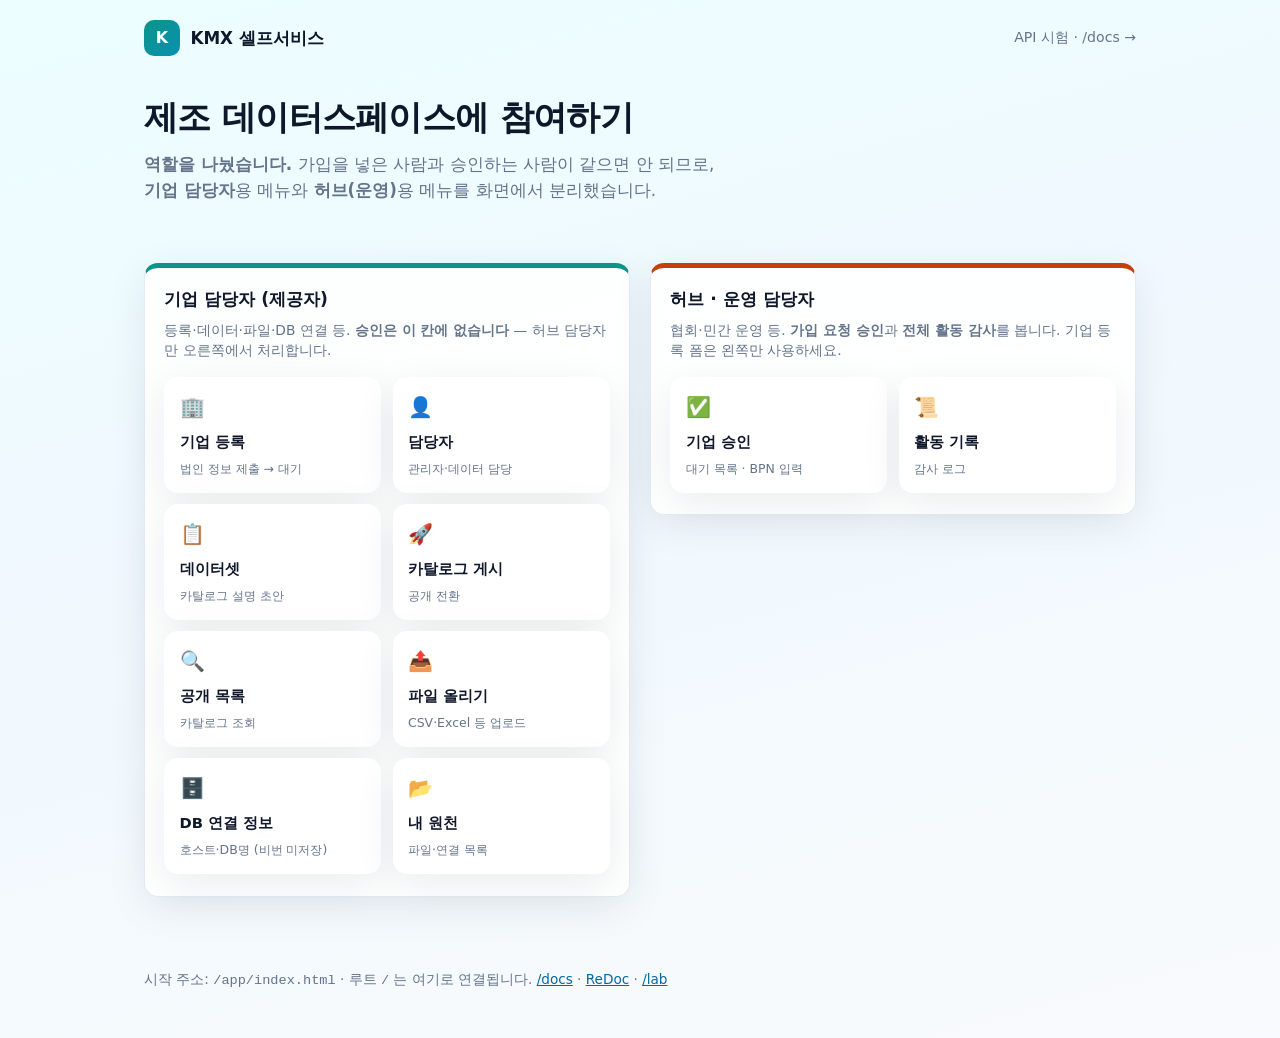
<file: kmx-enterprise-journey/hub/static/app/index.html>
<!DOCTYPE html>
<html lang="ko">
<head>
  <meta charset="utf-8" />
  <meta name="viewport" content="width=device-width, initial-scale=1" />
  <title>KMX 셀프서비스 — 시작</title>
  <link rel="stylesheet" href="style.css" />
</head>
<body class="landing">
  <header class="landing-top">
    <a href="index.html" class="landing-brand" style="text-decoration: none; color: inherit">
      <span>K</span>
      KMX 셀프서비스
    </a>
    <a class="lab" href="/lab">API 시험 · /docs →</a>
  </header>

  <section class="hero">
    <h1>제조 데이터스페이스에 참여하기</h1>
    <p class="lead">
      <strong>역할을 나눴습니다.</strong> 가입을 넣은 사람과 승인하는 사람이 같으면 안 되므로,
      <strong>기업 담당자</strong>용 메뉴와 <strong>허브(운영)</strong>용 메뉴를 화면에서 분리했습니다.
    </p>
  </section>

  <div class="portals-wrap">
    <section class="portal provider">
      <h2>기업 담당자 (제공자)</h2>
      <p class="lead2">등록·데이터·파일·DB 연결 등. <strong>승인은 이 칸에 없습니다</strong> — 허브 담당자만 오른쪽에서 처리합니다.</p>
      <div class="tiles inner">
        <a class="tile" href="register.html">
          <div class="emoji">🏢</div>
          <h3>기업 등록</h3>
          <p>법인 정보 제출 → 대기</p>
        </a>
        <a class="tile" href="users.html">
          <div class="emoji">👤</div>
          <h3>담당자</h3>
          <p>관리자·데이터 담당</p>
        </a>
        <a class="tile" href="dataset.html">
          <div class="emoji">📋</div>
          <h3>데이터셋</h3>
          <p>카탈로그 설명 초안</p>
        </a>
        <a class="tile" href="publish.html">
          <div class="emoji">🚀</div>
          <h3>카탈로그 게시</h3>
          <p>공개 전환</p>
        </a>
        <a class="tile" href="catalog.html">
          <div class="emoji">🔍</div>
          <h3>공개 목록</h3>
          <p>카탈로그 조회</p>
        </a>
        <a class="tile" href="upload.html">
          <div class="emoji">📤</div>
          <h3>파일 올리기</h3>
          <p>CSV·Excel 등 업로드</p>
        </a>
        <a class="tile" href="connection.html">
          <div class="emoji">🗄️</div>
          <h3>DB 연결 정보</h3>
          <p>호스트·DB명 (비번 미저장)</p>
        </a>
        <a class="tile" href="sources.html">
          <div class="emoji">📂</div>
          <h3>내 원천</h3>
          <p>파일·연결 목록</p>
        </a>
      </div>
    </section>

    <section class="portal hub">
      <h2>허브 · 운영 담당자</h2>
      <p class="lead2">협회·민간 운영 등. <strong>가입 요청 승인</strong>과 <strong>전체 활동 감사</strong>를 봅니다. 기업 등록 폼은 왼쪽만 사용하세요.</p>
      <div class="tiles inner">
        <a class="tile" href="approve.html">
          <div class="emoji">✅</div>
          <h3>기업 승인</h3>
          <p>대기 목록 · BPN 입력</p>
        </a>
        <a class="tile" href="audit.html">
          <div class="emoji">📜</div>
          <h3>활동 기록</h3>
          <p>감사 로그</p>
        </a>
      </div>
    </section>
  </div>

  <footer class="landing-footer">
    시작 주소: <code>/app/index.html</code> · 루트 <code>/</code> 는 여기로 연결됩니다.
    <a href="/docs">/docs</a> · <a href="/redoc">ReDoc</a> · <a href="/lab">/lab</a>
  </footer>
</body>
</html>
</file>
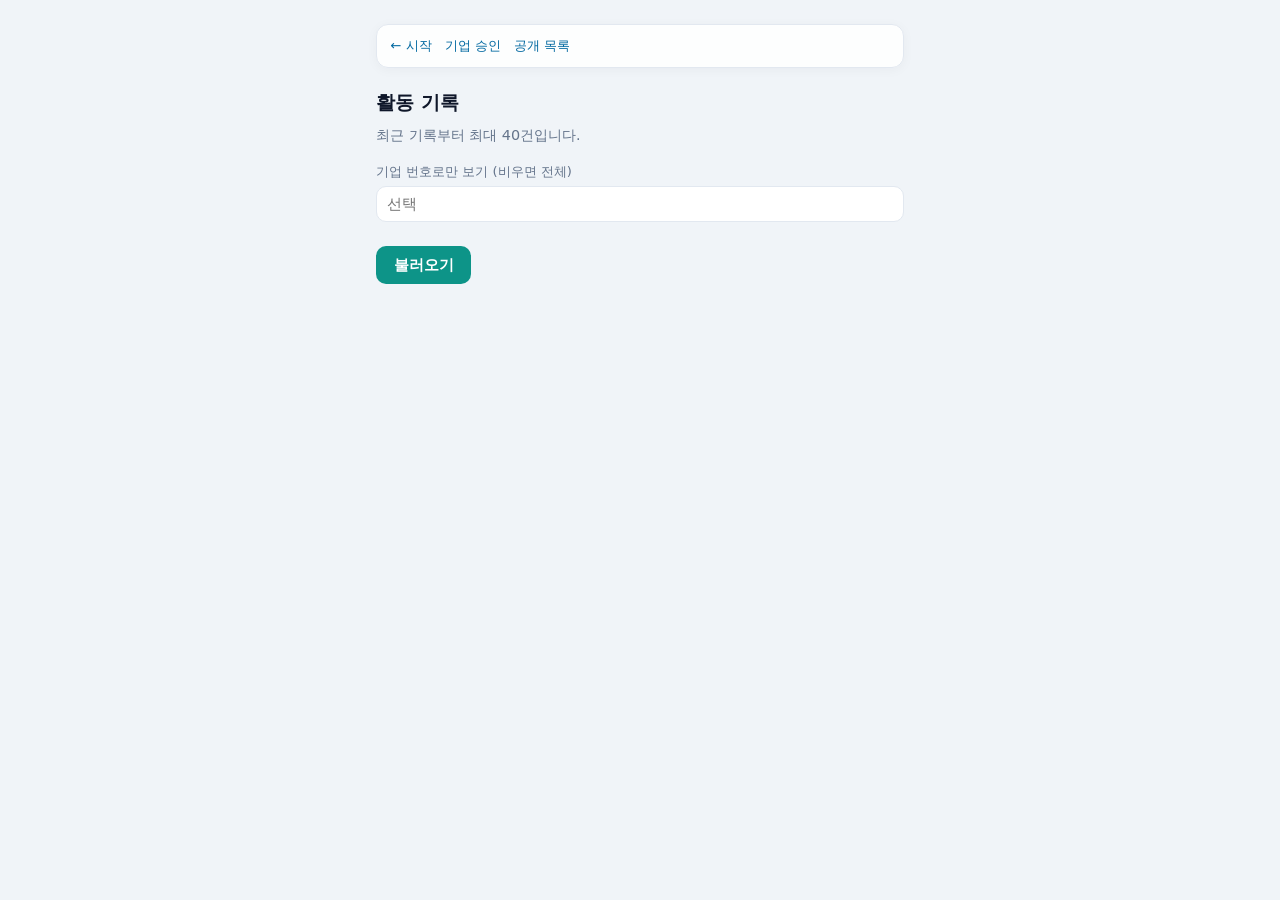
<file: kmx-enterprise-journey/hub/static/app/audit.html>
<!DOCTYPE html>
<html lang="ko">
<head>
  <meta charset="utf-8" />
  <meta name="viewport" content="width=device-width, initial-scale=1" />
  <title>활동 기록</title>
  <link rel="stylesheet" href="style.css" />
</head>
<body class="sub">
  <nav class="top">
    <a href="index.html">← 시작</a>
    <a href="approve.html">기업 승인</a>
    <a href="catalog.html">공개 목록</a>
  </nav>
  <h1>활동 기록</h1>
  <p>최근 기록부터 최대 40건입니다.</p>
  <form id="f" style="margin-bottom: 0.5rem">
    <label>기업 번호로만 보기 (비우면 전체)</label>
    <input name="tid" type="number" min="1" placeholder="선택" />
  </form>
  <button type="button" id="go">불러오기</button>
  <div id="out" class="out" style="display: none"></div>
  <script src="api.js"></script>
  <script>
    document.getElementById("go").addEventListener("click", async () => {
      const tid = document.querySelector("#f [name=tid]").value.trim();
      const q = tid ? "?tenant_id=" + encodeURIComponent(tid) + "&limit=40" : "?limit=40";
      const el = document.getElementById("out");
      el.style.display = "block";
      try {
        const rows = await api("/api/audit" + q);
        el.className = "out";
        if (!rows.length) {
          el.textContent = "기록이 없습니다.";
          return;
        }
        el.textContent = rows
          .map(
            (r) =>
              "· " +
              r.created_at +
              " | " +
              r.action +
              " | " +
              r.actor +
              (r.tenant_id != null ? " | 기업 " + r.tenant_id : "")
          )
          .join("\n");
      } catch (e) {
        el.className = "out err";
        el.textContent = e.message;
      }
    });
  </script>
</body>
</html>
</file>
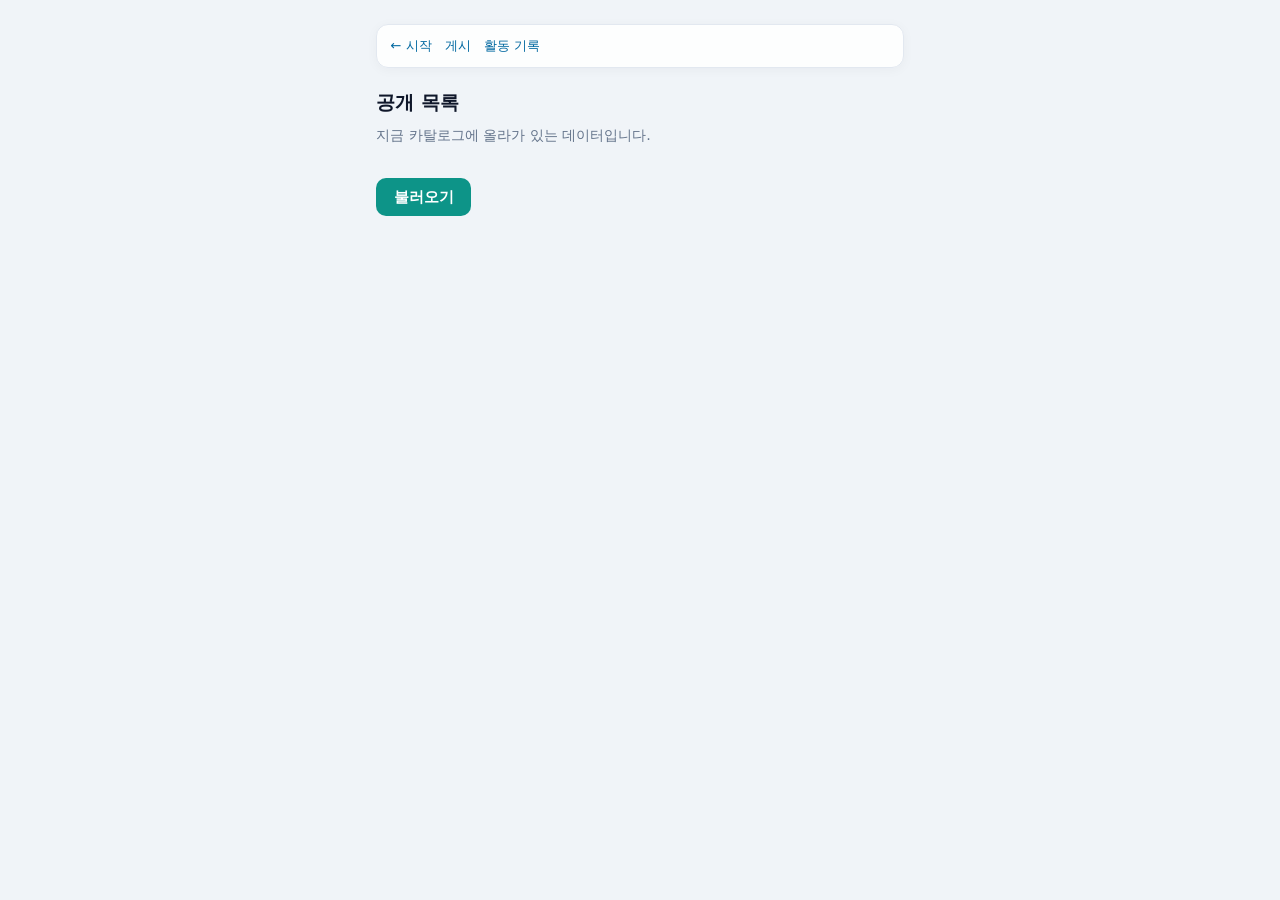
<file: kmx-enterprise-journey/hub/static/app/catalog.html>
<!DOCTYPE html>
<html lang="ko">
<head>
  <meta charset="utf-8" />
  <meta name="viewport" content="width=device-width, initial-scale=1" />
  <title>공개 목록</title>
  <link rel="stylesheet" href="style.css" />
</head>
<body class="sub">
  <nav class="top">
    <a href="index.html">← 시작</a>
    <a href="publish.html">게시</a>
    <a href="audit.html">활동 기록</a>
  </nav>
  <h1>공개 목록</h1>
  <p>지금 카탈로그에 올라가 있는 데이터입니다.</p>
  <button type="button" id="go">불러오기</button>
  <div id="out" class="out" style="display: none"></div>
  <script src="api.js"></script>
  <script>
    document.getElementById("go").addEventListener("click", async () => {
      const el = document.getElementById("out");
      el.style.display = "block";
      try {
        const rows = await api("/api/catalog/datasets");
        el.className = "out";
        if (!rows.length) {
          el.textContent = "공개된 항목이 없습니다.";
          return;
        }
        el.textContent = rows
          .map((r) => "· 번호 " + r.id + " — " + r.title + " (기업 " + r.tenant_id + ")")
          .join("\n");
      } catch (e) {
        el.className = "out err";
        el.textContent = e.message;
      }
    });
  </script>
</body>
</html>
</file>
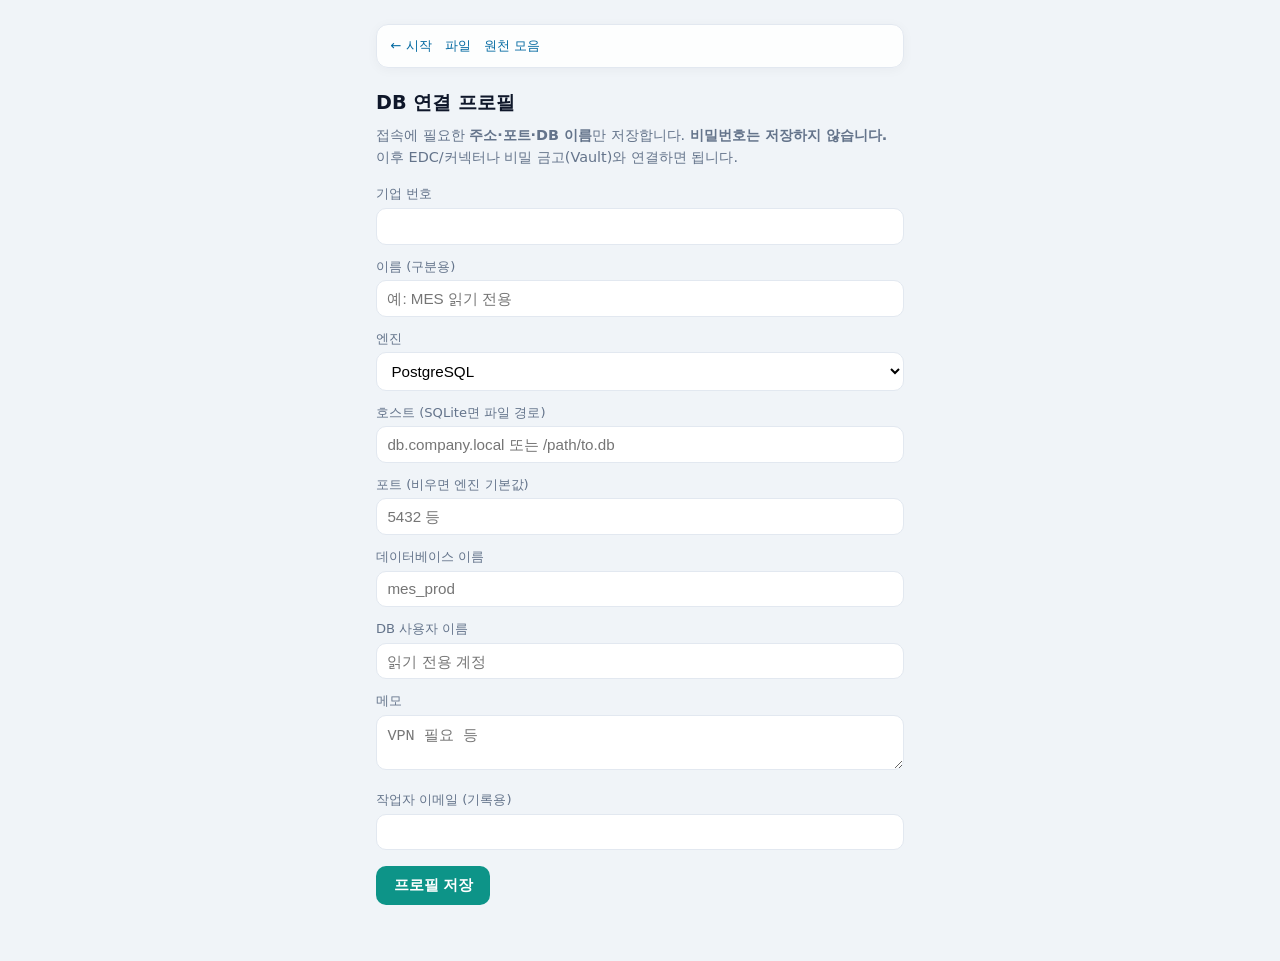
<file: kmx-enterprise-journey/hub/static/app/connection.html>
<!DOCTYPE html>
<html lang="ko">
<head>
  <meta charset="utf-8" />
  <meta name="viewport" content="width=device-width, initial-scale=1" />
  <title>DB 연결 정보</title>
  <link rel="stylesheet" href="style.css" />
</head>
<body class="sub">
  <nav class="top">
    <a href="index.html">← 시작</a>
    <a href="upload.html">파일</a>
    <a href="sources.html">원천 모음</a>
  </nav>
  <h1>DB 연결 프로필</h1>
  <p class="hint">
    접속에 필요한 <strong>주소·포트·DB 이름</strong>만 저장합니다.
    <strong>비밀번호는 저장하지 않습니다.</strong> 이후 EDC/커넥터나 비밀 금고(Vault)와 연결하면 됩니다.
  </p>
  <form id="f">
    <label>기업 번호</label>
    <input name="tid" type="number" min="1" required />
    <label>이름 (구분용)</label>
    <input name="label" required placeholder="예: MES 읽기 전용" />
    <label>엔진</label>
    <select name="engine">
      <option value="postgresql">PostgreSQL</option>
      <option value="mysql">MySQL / MariaDB</option>
      <option value="mssql">MS SQL Server</option>
      <option value="sqlite_file">SQLite (파일 경로)</option>
    </select>
    <label>호스트 (SQLite면 파일 경로)</label>
    <input name="host" placeholder="db.company.local 또는 /path/to.db" />
    <label>포트 (비우면 엔진 기본값)</label>
    <input name="port" type="number" min="1" max="65535" placeholder="5432 등" />
    <label>데이터베이스 이름</label>
    <input name="database" placeholder="mes_prod" />
    <label>DB 사용자 이름</label>
    <input name="username" placeholder="읽기 전용 계정" />
    <label>메모</label>
    <textarea name="notes" rows="2" placeholder="VPN 필요 등"></textarea>
    <label>작업자 이메일 (기록용)</label>
    <input name="actor" type="email" />
    <button type="submit">프로필 저장</button>
  </form>
  <div id="out" class="out" style="display: none"></div>
  <script src="api.js"></script>
  <script>
    document.getElementById("f").addEventListener("submit", async (e) => {
      e.preventDefault();
      const fd = new FormData(e.target);
      const tid = fd.get("tid");
      const portRaw = fd.get("port").toString().trim();
      const body = {
        label: fd.get("label").trim(),
        engine: fd.get("engine"),
        host: fd.get("host").trim(),
        port: portRaw ? parseInt(portRaw, 10) : null,
        database: fd.get("database").trim(),
        username: fd.get("username").trim(),
        notes: fd.get("notes").trim(),
      };
      const actor = fd.get("actor").trim() || "user@local";
      const el = document.getElementById("out");
      el.style.display = "block";
      try {
        const r = await api("/api/tenants/" + tid + "/connections", {
          method: "POST",
          headers: { "X-Actor-Email": actor },
          json: true,
          body: JSON.stringify(body),
        });
        el.className = "out";
        el.textContent =
          "저장했습니다.\n프로필 번호: " +
          r.id +
          "\n엔진: " +
          r.engine +
          "\n호스트: " +
          r.host +
          "\nDB: " +
          r.database;
      } catch (err) {
        el.className = "out err";
        el.textContent = err.message;
      }
    });
  </script>
</body>
</html>
</file>
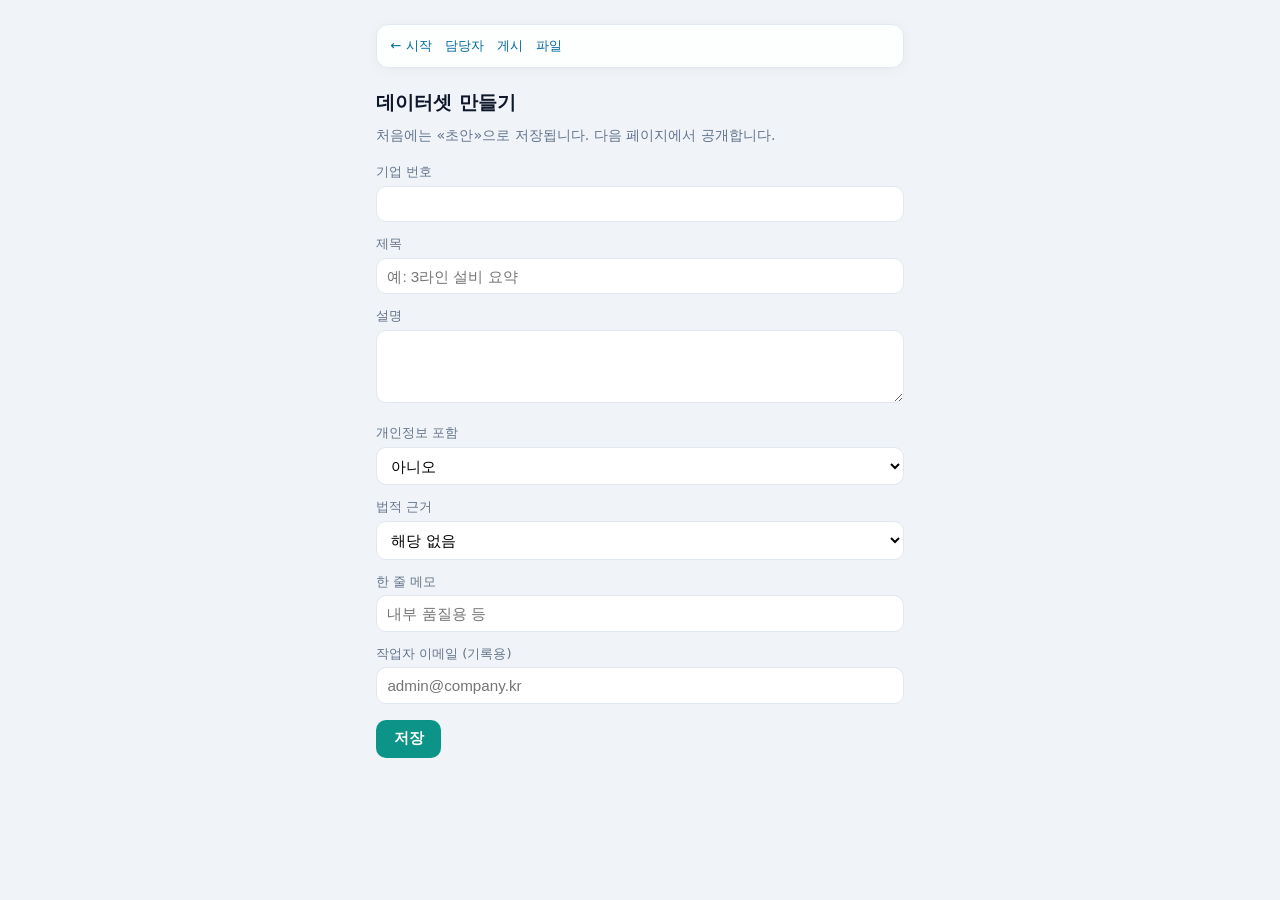
<file: kmx-enterprise-journey/hub/static/app/dataset.html>
<!DOCTYPE html>
<html lang="ko">
<head>
  <meta charset="utf-8" />
  <meta name="viewport" content="width=device-width, initial-scale=1" />
  <title>데이터셋</title>
  <link rel="stylesheet" href="style.css" />
</head>
<body class="sub">
  <nav class="top">
    <a href="index.html">← 시작</a>
    <a href="users.html">담당자</a>
    <a href="publish.html">게시</a>
    <a href="upload.html">파일</a>
  </nav>
  <h1>데이터셋 만들기</h1>
  <p>처음에는 «초안»으로 저장됩니다. 다음 페이지에서 공개합니다.</p>
  <form id="f">
    <label>기업 번호</label>
    <input name="tid" type="number" min="1" required />
    <label>제목</label>
    <input name="title" required placeholder="예: 3라인 설비 요약" />
    <label>설명</label>
    <textarea name="description" rows="3"></textarea>
    <label>개인정보 포함</label>
    <select name="pii">
      <option value="false">아니오</option>
      <option value="true">예</option>
    </select>
    <label>법적 근거</label>
    <select name="legal">
      <option value="none">해당 없음</option>
      <option value="consent">동의</option>
      <option value="contract">계약</option>
      <option value="law">법률</option>
    </select>
    <label>한 줄 메모</label>
    <input name="note" placeholder="내부 품질용 등" />
    <label>작업자 이메일 (기록용)</label>
    <input name="actor" type="email" placeholder="admin@company.kr" />
    <button type="submit">저장</button>
  </form>
  <div id="out" class="out" style="display: none"></div>
  <script src="api.js"></script>
  <script>
    document.getElementById("f").addEventListener("submit", async (e) => {
      e.preventDefault();
      const fd = new FormData(e.target);
      const el = document.getElementById("out");
      el.style.display = "block";
      const actor = fd.get("actor").trim() || "user@local";
      try {
        const d = await api("/api/tenants/" + fd.get("tid") + "/datasets", {
          method: "POST",
          headers: { "X-Actor-Email": actor },
          json: true,
          body: JSON.stringify({
            title: fd.get("title").trim(),
            description: (fd.get("description") || "").trim(),
            legal_basis_type: fd.get("legal"),
            contains_personal_data: fd.get("pii") === "true",
            confidentiality_note: (fd.get("note") || "").trim(),
            visibility: "private",
          }),
        });
        el.className = "out";
        el.textContent =
          "초안을 저장했습니다.\n\n데이터셋 번호(다음 단계에 필요): " +
          d.id +
          "\n상태: " +
          d.status +
          "\n\n다음: «카탈로그에 올리기» 페이지로 가세요.";
      } catch (err) {
        el.className = "out err";
        el.textContent = err.message;
      }
    });
  </script>
</body>
</html>
</file>
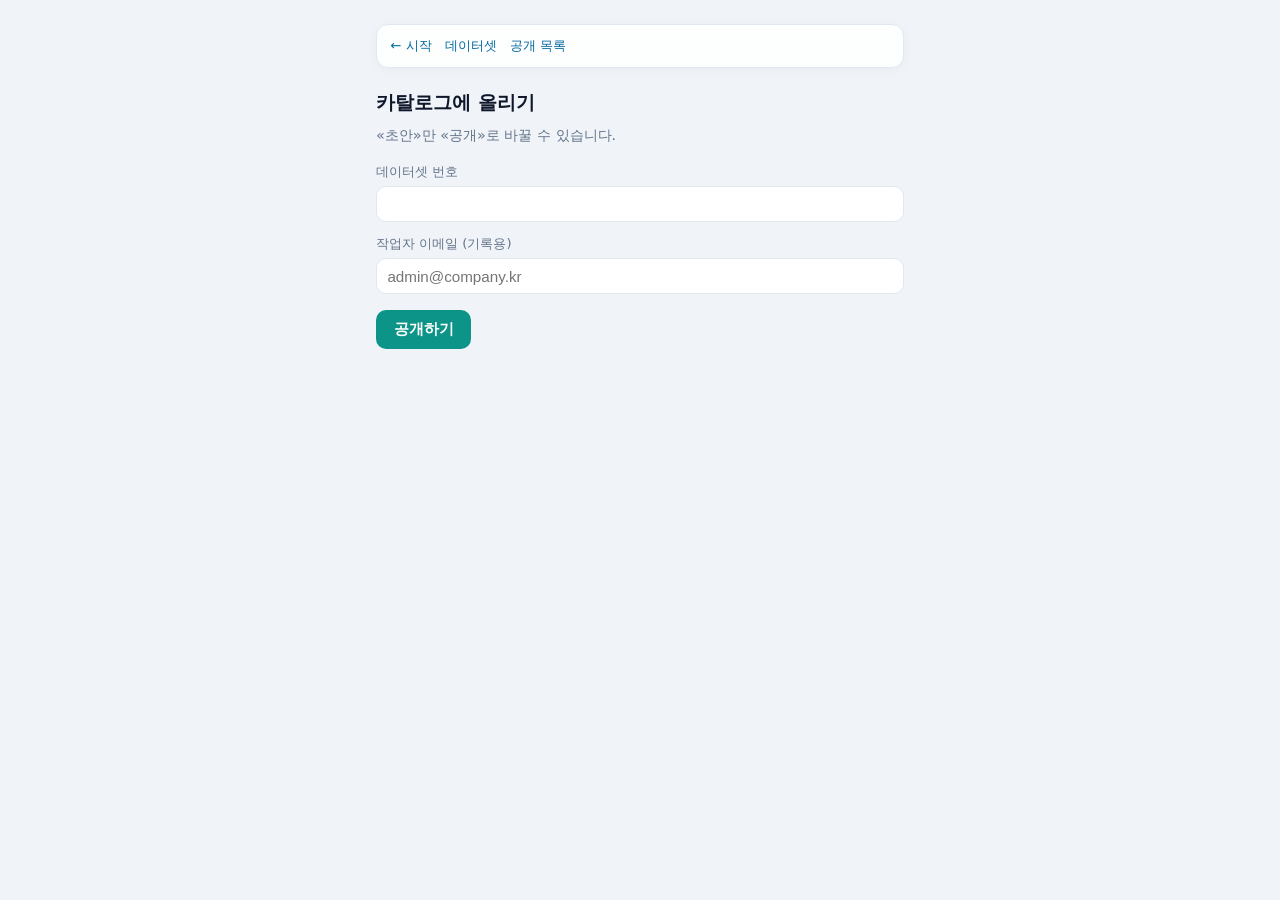
<file: kmx-enterprise-journey/hub/static/app/publish.html>
<!DOCTYPE html>
<html lang="ko">
<head>
  <meta charset="utf-8" />
  <meta name="viewport" content="width=device-width, initial-scale=1" />
  <title>게시</title>
  <link rel="stylesheet" href="style.css" />
</head>
<body class="sub">
  <nav class="top">
    <a href="index.html">← 시작</a>
    <a href="dataset.html">데이터셋</a>
    <a href="catalog.html">공개 목록</a>
  </nav>
  <h1>카탈로그에 올리기</h1>
  <p>«초안»만 «공개»로 바꿀 수 있습니다.</p>
  <form id="f">
    <label>데이터셋 번호</label>
    <input name="did" type="number" min="1" required />
    <label>작업자 이메일 (기록용)</label>
    <input name="actor" type="email" placeholder="admin@company.kr" />
    <button type="submit">공개하기</button>
  </form>
  <div id="out" class="out" style="display: none"></div>
  <script src="api.js"></script>
  <script>
    document.getElementById("f").addEventListener("submit", async (e) => {
      e.preventDefault();
      const fd = new FormData(e.target);
      const el = document.getElementById("out");
      el.style.display = "block";
      const actor = fd.get("actor").trim() || "user@local";
      try {
        const d = await api("/api/datasets/" + fd.get("did") + "/publish", {
          method: "POST",
          headers: { "X-Actor-Email": actor },
        });
        el.className = "out";
        el.textContent = "공개했습니다.\n데이터셋 번호: " + d.id + "\n상태: " + d.status + "\n\n«공개 목록»에서 확인하세요.";
      } catch (err) {
        el.className = "out err";
        el.textContent = err.message;
      }
    });
  </script>
</body>
</html>
</file>
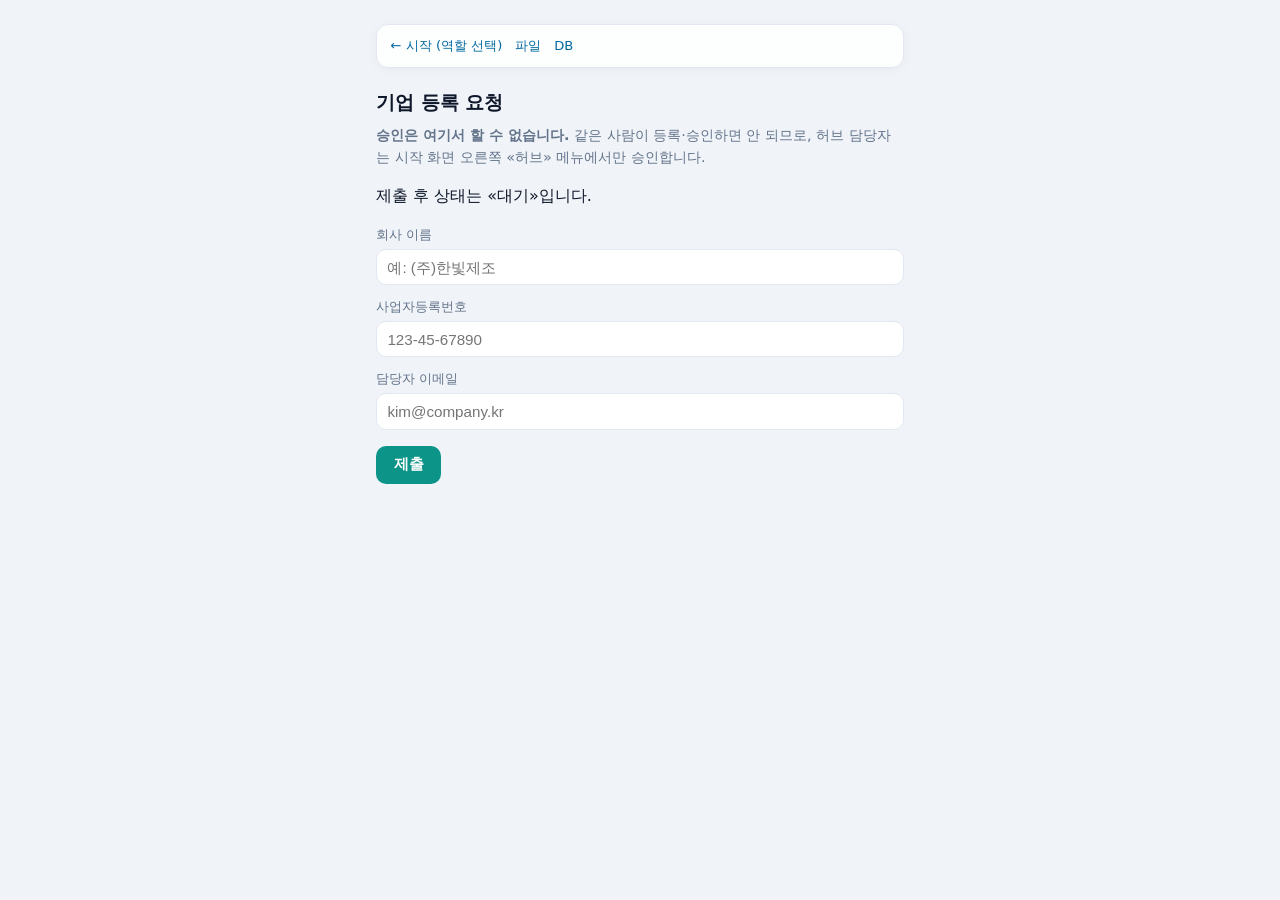
<file: kmx-enterprise-journey/hub/static/app/register.html>
<!DOCTYPE html>
<html lang="ko">
<head>
  <meta charset="utf-8" />
  <meta name="viewport" content="width=device-width, initial-scale=1" />
  <title>기업 등록</title>
  <link rel="stylesheet" href="style.css" />
</head>
<body class="sub">
  <nav class="top">
    <a href="index.html">← 시작 (역할 선택)</a>
    <a href="upload.html">파일</a>
    <a href="connection.html">DB</a>
  </nav>
  <h1>기업 등록 요청</h1>
  <p class="hint"><strong>승인은 여기서 할 수 없습니다.</strong> 같은 사람이 등록·승인하면 안 되므로, 허브 담당자는 시작 화면 오른쪽 «허브» 메뉴에서만 승인합니다.</p>
  <p>제출 후 상태는 «대기»입니다.</p>
  <form id="f">
    <label>회사 이름</label>
    <input name="legal_name" required placeholder="예: (주)한빛제조" />
    <label>사업자등록번호</label>
    <input name="business_reg_no" required placeholder="123-45-67890" />
    <label>담당자 이메일</label>
    <input name="contact_email" type="email" required placeholder="kim@company.kr" />
    <button type="submit">제출</button>
  </form>
  <div id="out" class="out" style="display: none"></div>
  <script src="api.js"></script>
  <script>
    document.getElementById("f").addEventListener("submit", async (e) => {
      e.preventDefault();
      const fd = new FormData(e.target);
      const body = {
        legal_name: fd.get("legal_name").trim(),
        business_reg_no: fd.get("business_reg_no").trim(),
        contact_email: fd.get("contact_email").trim(),
      };
      const el = document.getElementById("out");
      el.style.display = "block";
      try {
        const t = await api("/api/tenants/register", { method: "POST", json: true, body: JSON.stringify(body) });
        el.className = "out";
        el.textContent =
          "접수되었습니다.\n\n기업 번호(꼭 적어 두세요): " +
          t.id +
          "\n상태: " +
          t.status +
          "\n\n다음: «기업 승인» 페이지로 가서 이 번호를 승인합니다.";
      } catch (err) {
        el.className = "out err";
        el.textContent = err.message;
      }
    });
  </script>
</body>
</html>
</file>
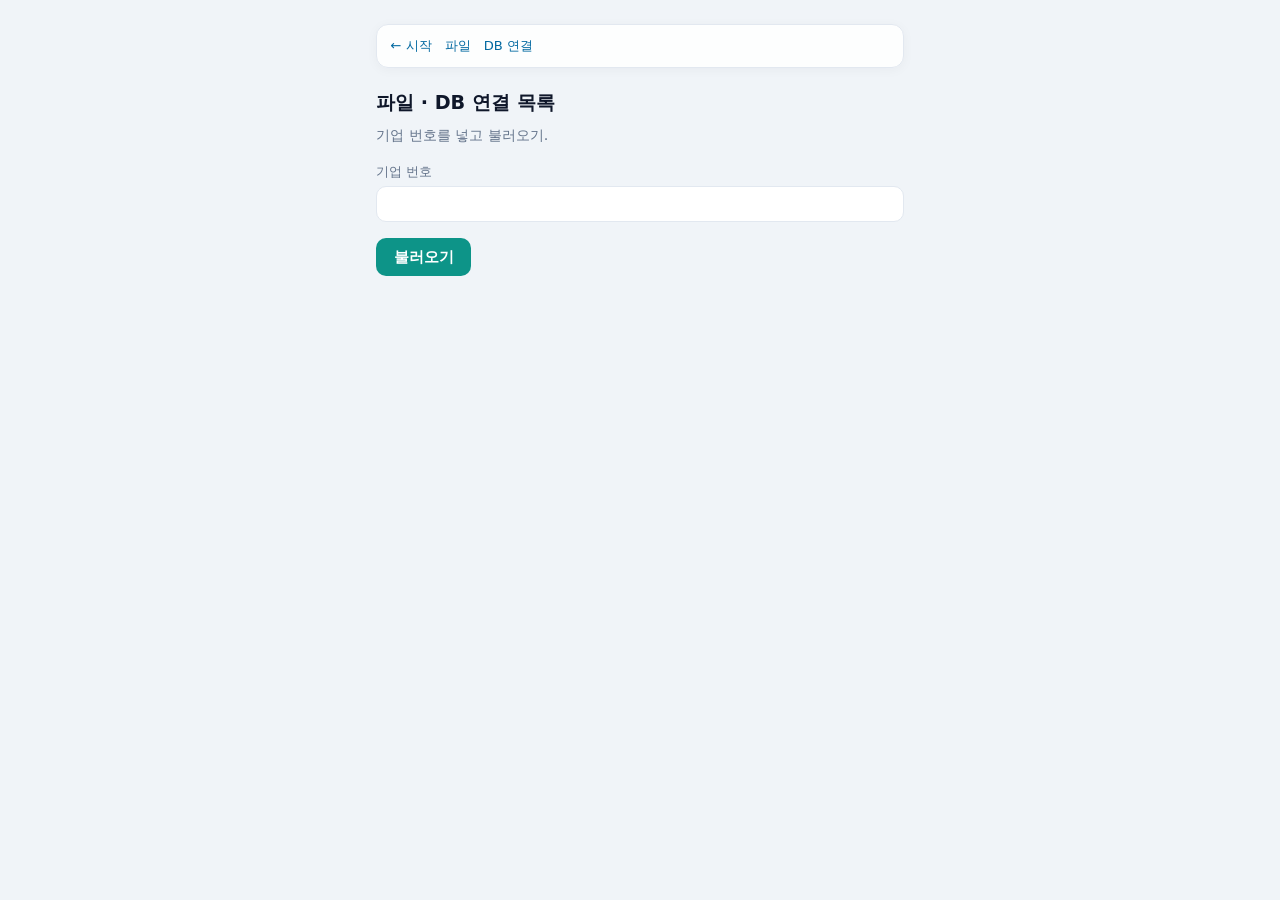
<file: kmx-enterprise-journey/hub/static/app/sources.html>
<!DOCTYPE html>
<html lang="ko">
<head>
  <meta charset="utf-8" />
  <meta name="viewport" content="width=device-width, initial-scale=1" />
  <title>내 원천</title>
  <link rel="stylesheet" href="style.css" />
</head>
<body class="sub">
  <nav class="top">
    <a href="index.html">← 시작</a>
    <a href="upload.html">파일</a>
    <a href="connection.html">DB 연결</a>
  </nav>
  <h1>파일 · DB 연결 목록</h1>
  <p class="hint">기업 번호를 넣고 불러오기.</p>
  <form id="f">
    <label>기업 번호</label>
    <input name="tid" type="number" min="1" required />
    <button type="submit">불러오기</button>
  </form>
  <div id="out" class="out" style="display: none"></div>
  <script src="api.js"></script>
  <script>
    document.getElementById("f").addEventListener("submit", async (e) => {
      e.preventDefault();
      const tid = new FormData(e.target).get("tid");
      const el = document.getElementById("out");
      el.style.display = "block";
      try {
        const files = await api("/api/tenants/" + tid + "/files");
        const conns = await api("/api/tenants/" + tid + "/connections");
        el.className = "out";
        let t = "【파일 " + files.length + "건】\n";
        t += files.length
          ? files.map((f) => "· #" + f.id + " " + f.original_name + " (" + f.size_bytes + " B)").join("\n")
          : "· 없음";
        t += "\n\n【DB 연결 " + conns.length + "건】\n";
        t += conns.length
          ? conns
              .map(
                (c) =>
                  "· #" + c.id + " " + c.label + " [" + c.engine + "] " + c.host + " / " + c.database
              )
              .join("\n")
          : "· 없음";
        el.textContent = t;
      } catch (err) {
        el.className = "out err";
        el.textContent = err.message;
      }
    });
  </script>
</body>
</html>
</file>
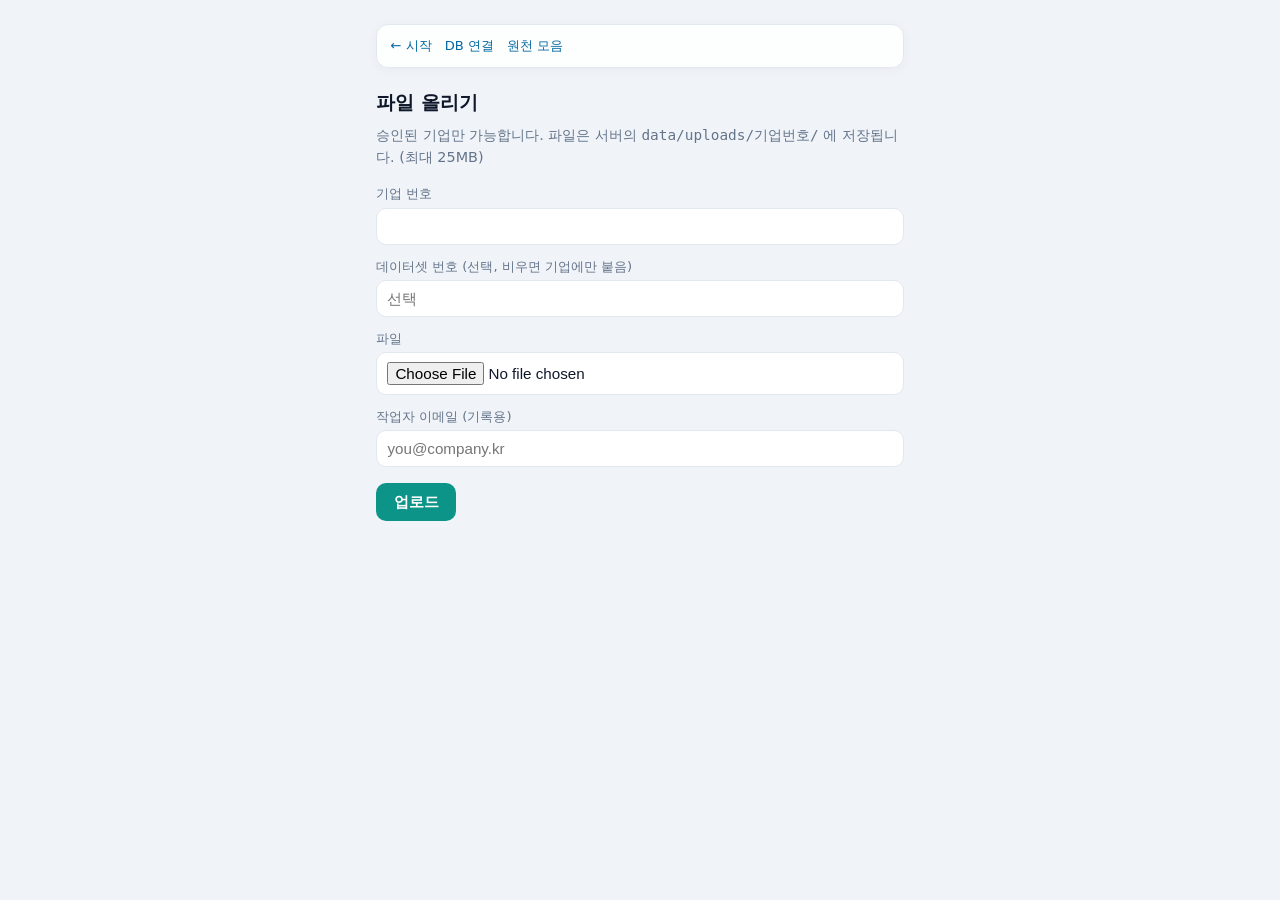
<file: kmx-enterprise-journey/hub/static/app/upload.html>
<!DOCTYPE html>
<html lang="ko">
<head>
  <meta charset="utf-8" />
  <meta name="viewport" content="width=device-width, initial-scale=1" />
  <title>파일 올리기</title>
  <link rel="stylesheet" href="style.css" />
</head>
<body class="sub">
  <nav class="top">
    <a href="index.html">← 시작</a>
    <a href="connection.html">DB 연결</a>
    <a href="sources.html">원천 모음</a>
  </nav>
  <h1>파일 올리기</h1>
  <p class="hint">승인된 기업만 가능합니다. 파일은 서버의 <code>data/uploads/기업번호/</code> 에 저장됩니다. (최대 25MB)</p>
  <form id="f">
    <label>기업 번호</label>
    <input name="tid" type="number" min="1" required />
    <label>데이터셋 번호 (선택, 비우면 기업에만 붙음)</label>
    <input name="did" type="number" min="1" placeholder="선택" />
    <label>파일</label>
    <input name="file" type="file" required />
    <label>작업자 이메일 (기록용)</label>
    <input name="actor" type="email" placeholder="you@company.kr" />
    <button type="submit">업로드</button>
  </form>
  <div id="out" class="out" style="display: none"></div>
  <script>
    document.getElementById("f").addEventListener("submit", async (e) => {
      e.preventDefault();
      const fd = new FormData(e.target);
      const tid = fd.get("tid");
      const did = fd.get("did").toString().trim();
      const actor = fd.get("actor").toString().trim() || "user@local";
      const form = new FormData();
      form.append("file", fd.get("file"));
      if (did) form.append("dataset_id", did);
      const el = document.getElementById("out");
      el.style.display = "block";
      try {
        const r = await fetch("/api/tenants/" + tid + "/files", {
          method: "POST",
          headers: { "X-Actor-Email": actor },
          body: form,
        });
        const text = await r.text();
        const data = text ? JSON.parse(text) : null;
        if (!r.ok) throw new Error((data && data.detail) || text);
        el.className = "out";
        el.textContent =
          "저장했습니다.\n파일 번호: " +
          data.id +
          "\n원래 이름: " +
          data.original_name +
          "\n크기: " +
          data.size_bytes +
          " 바이트\n저장 경로: " +
          data.stored_path;
      } catch (err) {
        el.className = "out err";
        el.textContent = err.message;
      }
    });
  </script>
</body>
</html>
</file>
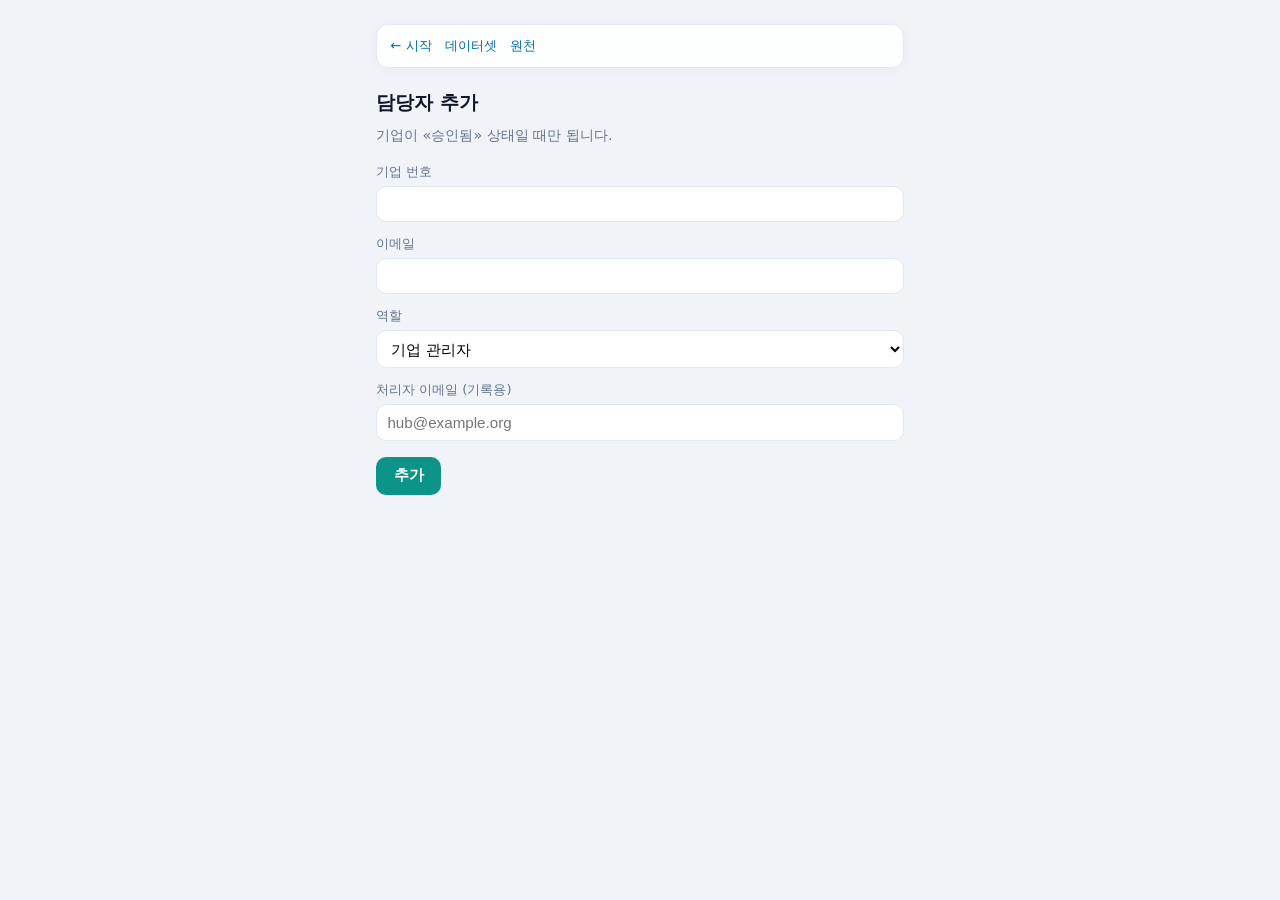
<file: kmx-enterprise-journey/hub/static/app/users.html>
<!DOCTYPE html>
<html lang="ko">
<head>
  <meta charset="utf-8" />
  <meta name="viewport" content="width=device-width, initial-scale=1" />
  <title>담당자 추가</title>
  <link rel="stylesheet" href="style.css" />
</head>
<body class="sub">
  <nav class="top">
    <a href="index.html">← 시작</a>
    <a href="dataset.html">데이터셋</a>
    <a href="sources.html">원천</a>
  </nav>
  <h1>담당자 추가</h1>
  <p>기업이 «승인됨» 상태일 때만 됩니다.</p>
  <form id="f">
    <label>기업 번호</label>
    <input name="tid" type="number" min="1" required />
    <label>이메일</label>
    <input name="email" type="email" required />
    <label>역할</label>
    <select name="role">
      <option value="org_admin">기업 관리자</option>
      <option value="data_steward">데이터 담당</option>
      <option value="security_auditor">보안 감사</option>
    </select>
    <label>처리자 이메일 (기록용)</label>
    <input name="actor" type="email" placeholder="hub@example.org" />
    <button type="submit">추가</button>
  </form>
  <div id="out" class="out" style="display: none"></div>
  <script src="api.js"></script>
  <script>
    document.getElementById("f").addEventListener("submit", async (e) => {
      e.preventDefault();
      const fd = new FormData(e.target);
      const el = document.getElementById("out");
      el.style.display = "block";
      const actor = fd.get("actor").trim() || "hub@local";
      const email = fd.get("email").trim();
      try {
        await api("/api/tenants/" + fd.get("tid") + "/users", {
          method: "POST",
          headers: { "X-Actor-Email": actor },
          json: true,
          body: JSON.stringify({ email, display_name: email.split("@")[0], role: fd.get("role") }),
        });
        el.className = "out";
        el.textContent = "추가했습니다.\n다음: «데이터셋» 페이지로 이동하세요.";
      } catch (err) {
        el.className = "out err";
        el.textContent = err.message;
      }
    });
  </script>
</body>
</html>
</file>
<file: kmx-enterprise-journey/hub/static/app/style.css>
/* --- 공통 --- */
:root {
  --bg: #f0f4f8;
  --card: #ffffff;
  --text: #0f172a;
  --muted: #64748b;
  --line: #e2e8f0;
  --brand: #0d9488;
  --brand-d: #0f766e;
  --accent: #0369a1;
  --radius: 14px;
  --shadow: 0 10px 40px rgba(15, 23, 42, 0.08);
}
* {
  box-sizing: border-box;
}
body {
  margin: 0;
  font-family: "Pretendard", "Apple SD Gothic Neo", system-ui, sans-serif;
  background: var(--bg);
  color: var(--text);
  line-height: 1.55;
}

/* --- 랜딩 (index) --- */
body.landing {
  background: linear-gradient(165deg, #ecfeff 0%, #f0f9ff 40%, #f8fafc 100%);
  min-height: 100vh;
}
.landing-top {
  max-width: 1040px;
  margin: 0 auto;
  padding: 1.25rem 1.5rem 0;
  display: flex;
  align-items: center;
  justify-content: space-between;
  flex-wrap: wrap;
  gap: 0.75rem;
}
.landing-brand {
  display: flex;
  align-items: center;
  gap: 0.65rem;
  font-weight: 700;
  font-size: 1.05rem;
  color: var(--text);
  cursor: pointer;
}
.landing-brand span {
  display: inline-flex;
  width: 2.25rem;
  height: 2.25rem;
  border-radius: 10px;
  background: linear-gradient(135deg, var(--brand), #0891b2);
  color: #fff;
  align-items: center;
  justify-content: center;
  font-size: 1rem;
}
.landing-top a.lab {
  font-size: 0.88rem;
  color: var(--muted);
  text-decoration: none;
}
.landing-top a.lab:hover {
  color: var(--accent);
}

.hero {
  max-width: 1040px;
  margin: 0 auto;
  padding: 2.5rem 1.5rem 2rem;
}
.hero h1 {
  margin: 0 0 0.75rem;
  font-size: clamp(1.65rem, 4vw, 2.15rem);
  font-weight: 800;
  letter-spacing: -0.02em;
  line-height: 1.25;
}
.hero p.lead {
  margin: 0 0 1.75rem;
  font-size: 1.05rem;
  color: var(--muted);
  max-width: 36rem;
}

.tiles {
  max-width: 1040px;
  margin: 0 auto;
  padding: 0 1.5rem 2.5rem;
  display: grid;
  grid-template-columns: repeat(auto-fill, minmax(240px, 1fr));
  gap: 1rem;
}
.tile {
  background: var(--card);
  border-radius: var(--radius);
  box-shadow: var(--shadow);
  border: 1px solid rgba(255, 255, 255, 0.8);
  padding: 1.15rem 1.2rem;
  text-decoration: none;
  color: inherit;
  transition: transform 0.15s ease, box-shadow 0.15s ease;
  display: block;
}
.tile:hover {
  transform: translateY(-3px);
  box-shadow: 0 16px 48px rgba(15, 23, 42, 0.12);
}
.tile .emoji {
  font-size: 1.5rem;
  margin-bottom: 0.5rem;
}
.tile h3 {
  margin: 0 0 0.35rem;
  font-size: 1rem;
  font-weight: 700;
}
.tile p {
  margin: 0;
  font-size: 0.84rem;
  color: var(--muted);
}

.section-title {
  max-width: 1040px;
  margin: 0 auto;
  padding: 0 1.5rem 0.75rem;
  font-size: 0.78rem;
  font-weight: 700;
  text-transform: uppercase;
  letter-spacing: 0.08em;
  color: var(--muted);
}

.portals-wrap {
  max-width: 1040px;
  margin: 0 auto;
  padding: 0 1.5rem 2.5rem;
  display: grid;
  grid-template-columns: 1fr 1fr;
  gap: 1.25rem;
  align-items: start;
}
@media (max-width: 860px) {
  .portals-wrap {
    grid-template-columns: 1fr;
  }
}
.portal {
  border-radius: var(--radius);
  padding: 1.15rem 1.2rem 1.35rem;
  background: rgba(255, 255, 255, 0.88);
  box-shadow: var(--shadow);
  border: 1px solid rgba(226, 232, 240, 0.9);
}
.portal.provider {
  border-top: 5px solid #0d9488;
}
.portal.hub {
  border-top: 5px solid #c2410c;
}
.portal h2 {
  margin: 0 0 0.4rem;
  font-size: 1.08rem;
  font-weight: 800;
}
.portal .lead2 {
  margin: 0 0 1rem;
  font-size: 0.86rem;
  color: var(--muted);
  line-height: 1.5;
}
.portal .tiles.inner {
  max-width: none;
  padding: 0;
  margin: 0;
  grid-template-columns: repeat(auto-fill, minmax(148px, 1fr));
  gap: 0.7rem;
}
.portal .tile {
  padding: 0.85rem 0.9rem;
}
.portal .tile .emoji {
  font-size: 1.25rem;
}
.portal .tile h3 {
  font-size: 0.92rem;
}
.portal .tile p {
  font-size: 0.78rem;
}
.landing-footer {
  max-width: 1040px;
  margin: 0 auto;
  padding: 2rem 1.5rem 3rem;
  font-size: 0.85rem;
  color: var(--muted);
}
.landing-footer a {
  color: var(--accent);
}

/* --- 서브페이지 공통 --- */
nav.top {
  margin-bottom: 1.25rem;
  padding: 0.65rem 0.85rem;
  background: rgba(255, 255, 255, 0.9);
  border-radius: 12px;
  border: 1px solid var(--line);
  font-size: 0.82rem;
  line-height: 1.65;
  box-shadow: 0 2px 12px rgba(15, 23, 42, 0.04);
}
nav.top a {
  color: var(--accent);
  margin-right: 0.55rem;
  white-space: nowrap;
  text-decoration: none;
}
nav.top a:hover {
  text-decoration: underline;
}
body.sub {
  max-width: 560px;
  margin: 1.5rem auto;
  padding: 0 1rem 2rem;
}
body.sub h1 {
  font-size: 1.2rem;
  font-weight: 800;
  margin: 0 0 0.35rem;
}
body.sub > p:first-of-type,
p.hint {
  margin: 0 0 1rem;
  font-size: 0.9rem;
  color: var(--muted);
}
label {
  display: block;
  margin-top: 0.75rem;
  font-size: 0.82rem;
  color: var(--muted);
}
input,
select,
textarea {
  width: 100%;
  padding: 0.55rem 0.65rem;
  margin-top: 0.2rem;
  box-sizing: border-box;
  border: 1px solid var(--line);
  border-radius: 10px;
  font-size: 0.95rem;
  background: #fff;
}
button {
  margin-top: 1rem;
  padding: 0.6rem 1.1rem;
  background: linear-gradient(135deg, var(--brand), #0d9488);
  color: #fff;
  border: none;
  border-radius: 10px;
  cursor: pointer;
  font-size: 0.92rem;
  font-weight: 600;
}
button:hover {
  filter: brightness(1.05);
}
button.secondary,
button[class~="secondary"] {
  background: #64748b;
}
.out {
  margin-top: 1rem;
  padding: 0.9rem;
  background: #ecfdf5;
  border-radius: 12px;
  font-size: 0.9rem;
  white-space: pre-wrap;
  line-height: 1.45;
  border: 1px solid #a7f3d0;
}
.out.err {
  background: #fef2f2;
  border-color: #fecaca;
}
.card {
  border: 1px solid var(--line);
  border-radius: 12px;
  padding: 0.85rem;
  margin-top: 0.65rem;
  background: #fffbeb;
}
ul.menu {
  line-height: 2;
  padding-left: 1.1rem;
}
footer {
  margin-top: 2rem;
  font-size: 0.85rem;
  color: var(--muted);
}
</file>
